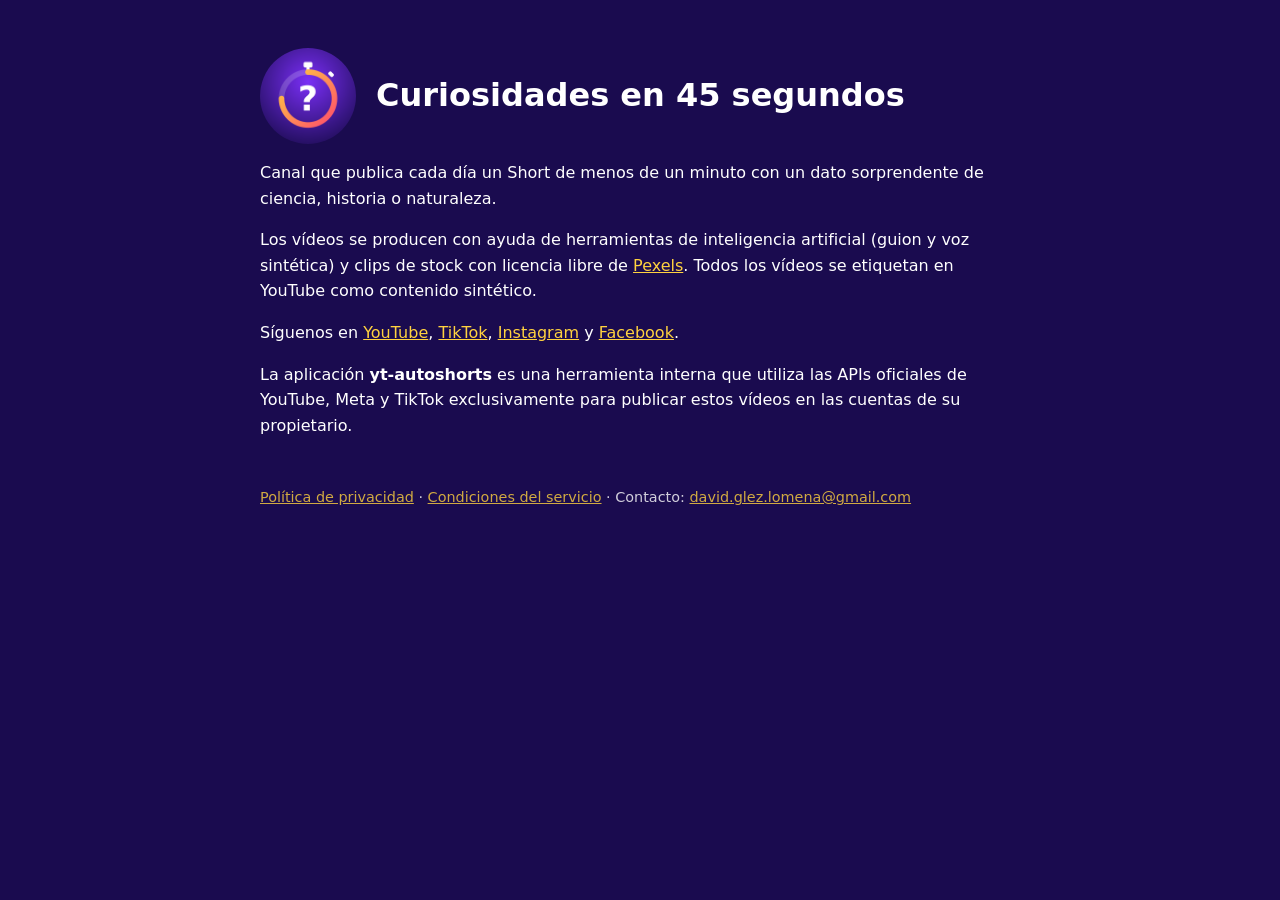
<file: index.html>
<!doctype html>
<html lang="es">
<head><meta charset="utf-8"><meta name="viewport" content="width=device-width,initial-scale=1">
<title>Curiosidades en 45 segundos</title><link rel="stylesheet" href="style.css"></head>
<body><main>
<header><img src="logo.png" alt="Logo de Curiosidades en 45 segundos"><h1>Curiosidades en 45 segundos</h1></header>
<p>Canal que publica cada día un Short de menos de un minuto con un dato sorprendente de ciencia, historia o naturaleza.</p>
<p>Los vídeos se producen con ayuda de herramientas de inteligencia artificial (guion y voz sintética) y clips de stock con licencia libre de <a href="https://www.pexels.com">Pexels</a>. Todos los vídeos se etiquetan en YouTube como contenido sintético.</p>
<p>Síguenos en <a href="https://www.youtube.com/@Curiosidadesen45s">YouTube</a>, <a href="https://www.tiktok.com/@curiosidadesen45segundos">TikTok</a>, <a href="https://www.instagram.com/curiosidadesen45segundos/">Instagram</a> y <a href="https://www.facebook.com/profile.php?id=61595238775028">Facebook</a>.</p>
<p>La aplicación <strong>yt-autoshorts</strong> es una herramienta interna que utiliza las APIs oficiales de YouTube, Meta y TikTok exclusivamente para publicar estos vídeos en las cuentas de su propietario.</p>
<footer><a href="privacy.html">Política de privacidad</a> · <a href="terms.html">Condiciones del servicio</a> · Contacto: <a href="mailto:david.glez.lomena@gmail.com">david.glez.lomena@gmail.com</a></footer>
</main></body></html>
</file>
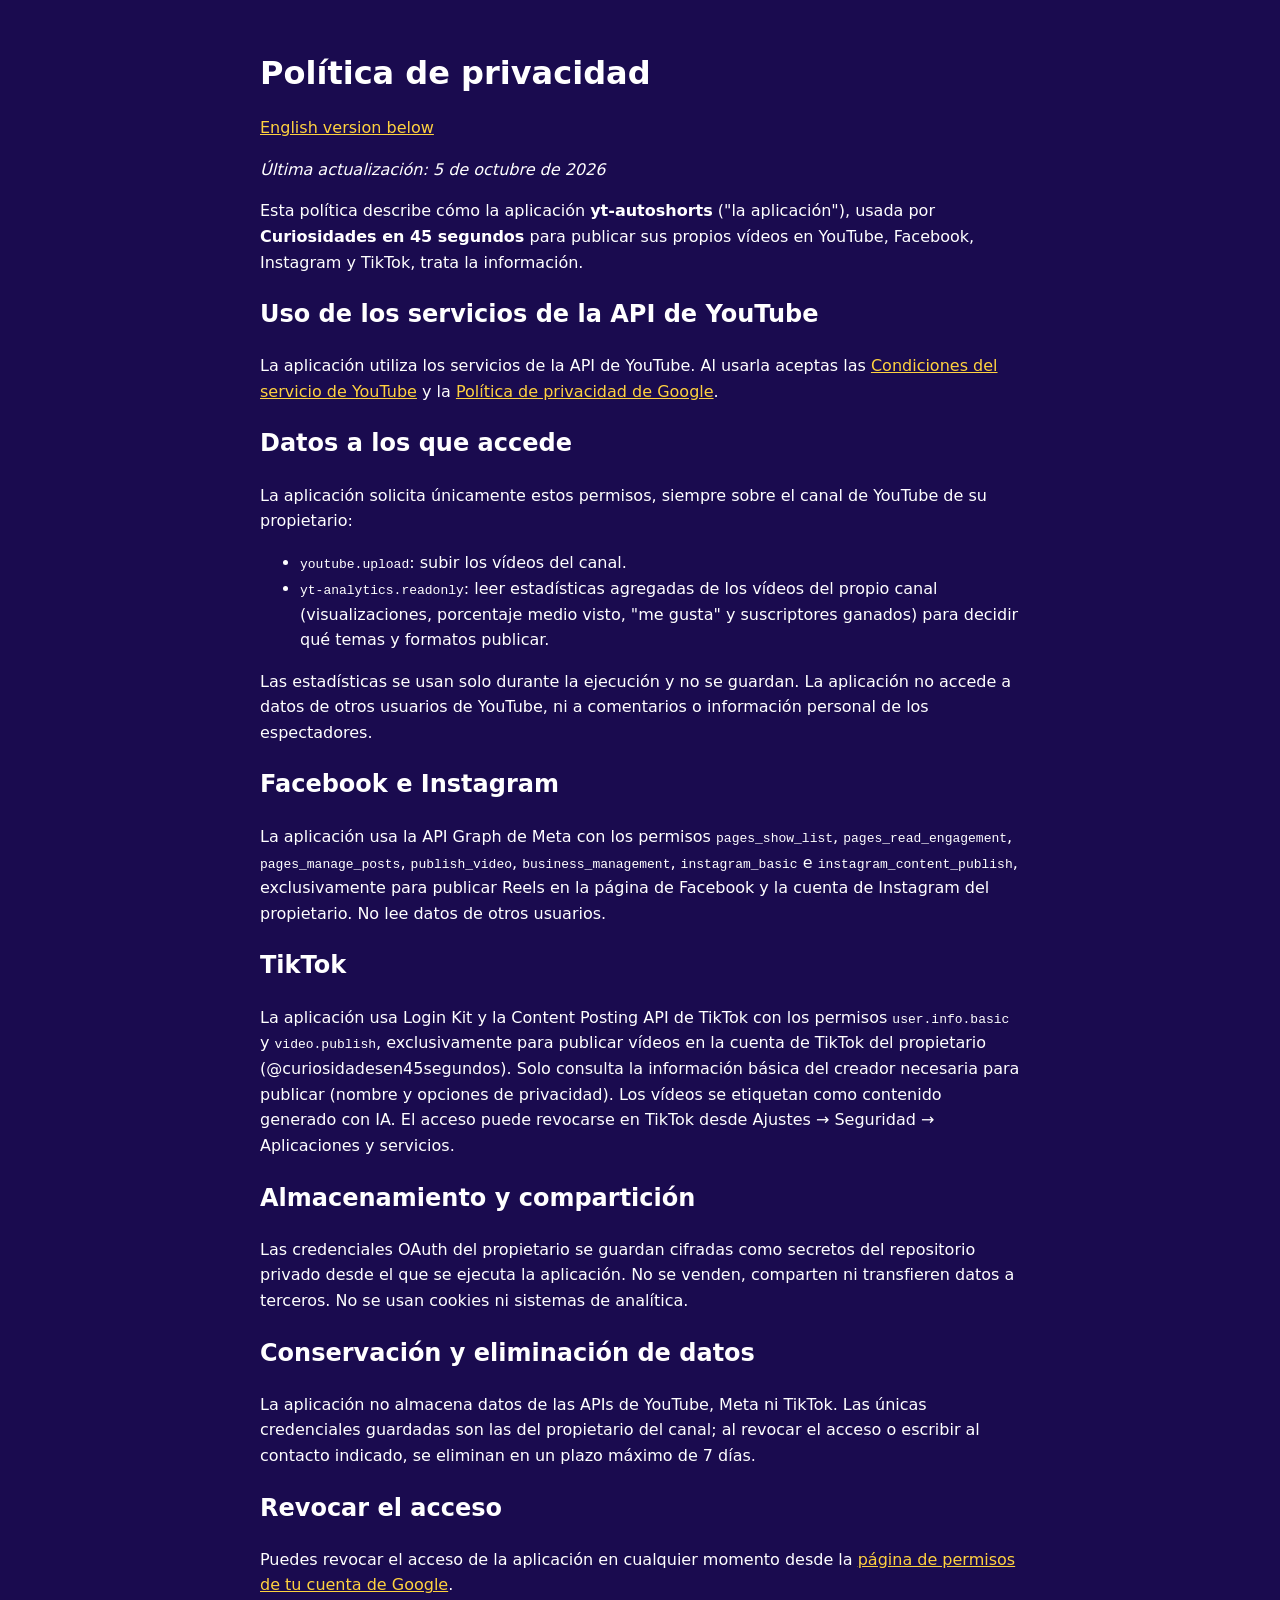
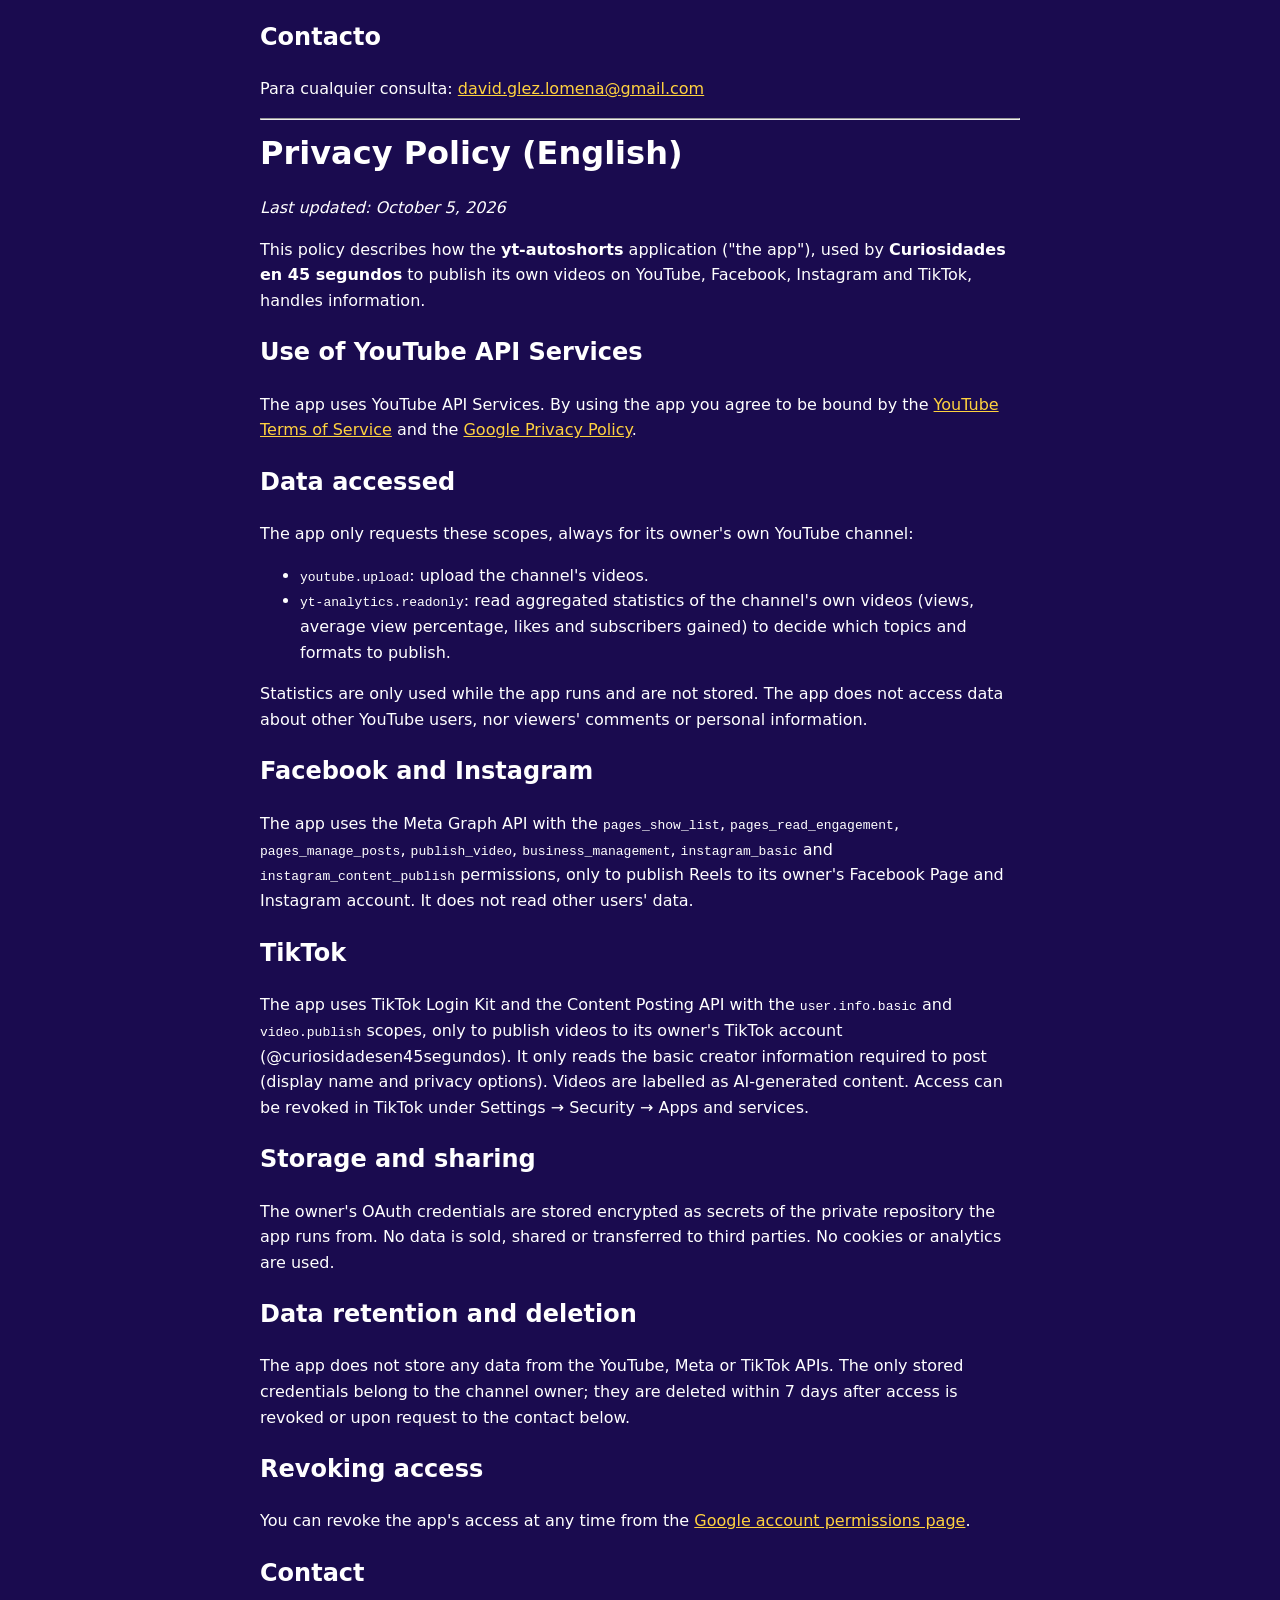
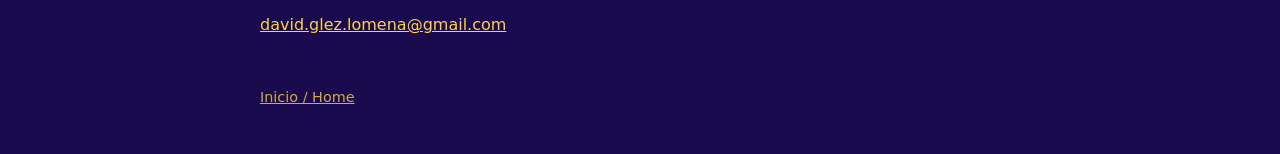
<file: privacy.html>
<!doctype html>
<html lang="es">
<head><meta charset="utf-8"><meta name="viewport" content="width=device-width,initial-scale=1">
<title>Política de privacidad · Curiosidades en 45 segundos</title><link rel="stylesheet" href="style.css"></head>
<body><main>
<h1>Política de privacidad</h1>
<p><a href="#en">English version below</a></p>
<p><em>Última actualización: 5 de octubre de 2026</em></p>
<p>Esta política describe cómo la aplicación <strong>yt-autoshorts</strong> ("la aplicación"), usada por <strong>Curiosidades en 45 segundos</strong> para publicar sus propios vídeos en YouTube, Facebook, Instagram y TikTok, trata la información.</p>
<h2>Uso de los servicios de la API de YouTube</h2>
<p>La aplicación utiliza los servicios de la API de YouTube. Al usarla aceptas las <a href="https://www.youtube.com/t/terms">Condiciones del servicio de YouTube</a> y la <a href="https://policies.google.com/privacy">Política de privacidad de Google</a>.</p>
<h2>Datos a los que accede</h2>
<p>La aplicación solicita únicamente estos permisos, siempre sobre el canal de YouTube de su propietario:</p>
<ul>
<li><code>youtube.upload</code>: subir los vídeos del canal.</li>
<li><code>yt-analytics.readonly</code>: leer estadísticas agregadas de los vídeos del propio canal (visualizaciones, porcentaje medio visto, "me gusta" y suscriptores ganados) para decidir qué temas y formatos publicar.</li>
</ul>
<p>Las estadísticas se usan solo durante la ejecución y no se guardan. La aplicación no accede a datos de otros usuarios de YouTube, ni a comentarios o información personal de los espectadores.</p>
<h2>Facebook e Instagram</h2>
<p>La aplicación usa la API Graph de Meta con los permisos <code>pages_show_list</code>, <code>pages_read_engagement</code>, <code>pages_manage_posts</code>, <code>publish_video</code>, <code>business_management</code>, <code>instagram_basic</code> e <code>instagram_content_publish</code>, exclusivamente para publicar Reels en la página de Facebook y la cuenta de Instagram del propietario. No lee datos de otros usuarios.</p>
<h2>TikTok</h2>
<p>La aplicación usa Login Kit y la Content Posting API de TikTok con los permisos <code>user.info.basic</code> y <code>video.publish</code>, exclusivamente para publicar vídeos en la cuenta de TikTok del propietario (@curiosidadesen45segundos). Solo consulta la información básica del creador necesaria para publicar (nombre y opciones de privacidad). Los vídeos se etiquetan como contenido generado con IA. El acceso puede revocarse en TikTok desde Ajustes → Seguridad → Aplicaciones y servicios.</p>
<h2>Almacenamiento y compartición</h2>
<p>Las credenciales OAuth del propietario se guardan cifradas como secretos del repositorio privado desde el que se ejecuta la aplicación. No se venden, comparten ni transfieren datos a terceros. No se usan cookies ni sistemas de analítica.</p>
<h2>Conservación y eliminación de datos</h2>
<p>La aplicación no almacena datos de las APIs de YouTube, Meta ni TikTok. Las únicas credenciales guardadas son las del propietario del canal; al revocar el acceso o escribir al contacto indicado, se eliminan en un plazo máximo de 7 días.</p>
<h2>Revocar el acceso</h2>
<p>Puedes revocar el acceso de la aplicación en cualquier momento desde la <a href="https://myaccount.google.com/permissions">página de permisos de tu cuenta de Google</a>.</p>
<h2>Contacto</h2>
<p>Para cualquier consulta: <a href="mailto:david.glez.lomena@gmail.com">david.glez.lomena@gmail.com</a></p>
<hr>
<h1 id="en">Privacy Policy (English)</h1>
<p><em>Last updated: October 5, 2026</em></p>
<p>This policy describes how the <strong>yt-autoshorts</strong> application ("the app"), used by <strong>Curiosidades en 45 segundos</strong> to publish its own videos on YouTube, Facebook, Instagram and TikTok, handles information.</p>
<h2>Use of YouTube API Services</h2>
<p>The app uses YouTube API Services. By using the app you agree to be bound by the <a href="https://www.youtube.com/t/terms">YouTube Terms of Service</a> and the <a href="https://policies.google.com/privacy">Google Privacy Policy</a>.</p>
<h2>Data accessed</h2>
<p>The app only requests these scopes, always for its owner's own YouTube channel:</p>
<ul>
<li><code>youtube.upload</code>: upload the channel's videos.</li>
<li><code>yt-analytics.readonly</code>: read aggregated statistics of the channel's own videos (views, average view percentage, likes and subscribers gained) to decide which topics and formats to publish.</li>
</ul>
<p>Statistics are only used while the app runs and are not stored. The app does not access data about other YouTube users, nor viewers' comments or personal information.</p>
<h2>Facebook and Instagram</h2>
<p>The app uses the Meta Graph API with the <code>pages_show_list</code>, <code>pages_read_engagement</code>, <code>pages_manage_posts</code>, <code>publish_video</code>, <code>business_management</code>, <code>instagram_basic</code> and <code>instagram_content_publish</code> permissions, only to publish Reels to its owner's Facebook Page and Instagram account. It does not read other users' data.</p>
<h2>TikTok</h2>
<p>The app uses TikTok Login Kit and the Content Posting API with the <code>user.info.basic</code> and <code>video.publish</code> scopes, only to publish videos to its owner's TikTok account (@curiosidadesen45segundos). It only reads the basic creator information required to post (display name and privacy options). Videos are labelled as AI-generated content. Access can be revoked in TikTok under Settings → Security → Apps and services.</p>
<h2>Storage and sharing</h2>
<p>The owner's OAuth credentials are stored encrypted as secrets of the private repository the app runs from. No data is sold, shared or transferred to third parties. No cookies or analytics are used.</p>
<h2>Data retention and deletion</h2>
<p>The app does not store any data from the YouTube, Meta or TikTok APIs. The only stored credentials belong to the channel owner; they are deleted within 7 days after access is revoked or upon request to the contact below.</p>
<h2>Revoking access</h2>
<p>You can revoke the app's access at any time from the <a href="https://myaccount.google.com/permissions">Google account permissions page</a>.</p>
<h2>Contact</h2>
<p><a href="mailto:david.glez.lomena@gmail.com">david.glez.lomena@gmail.com</a></p>
<footer><a href="index.html">Inicio / Home</a></footer>
</main></body></html>
</file>
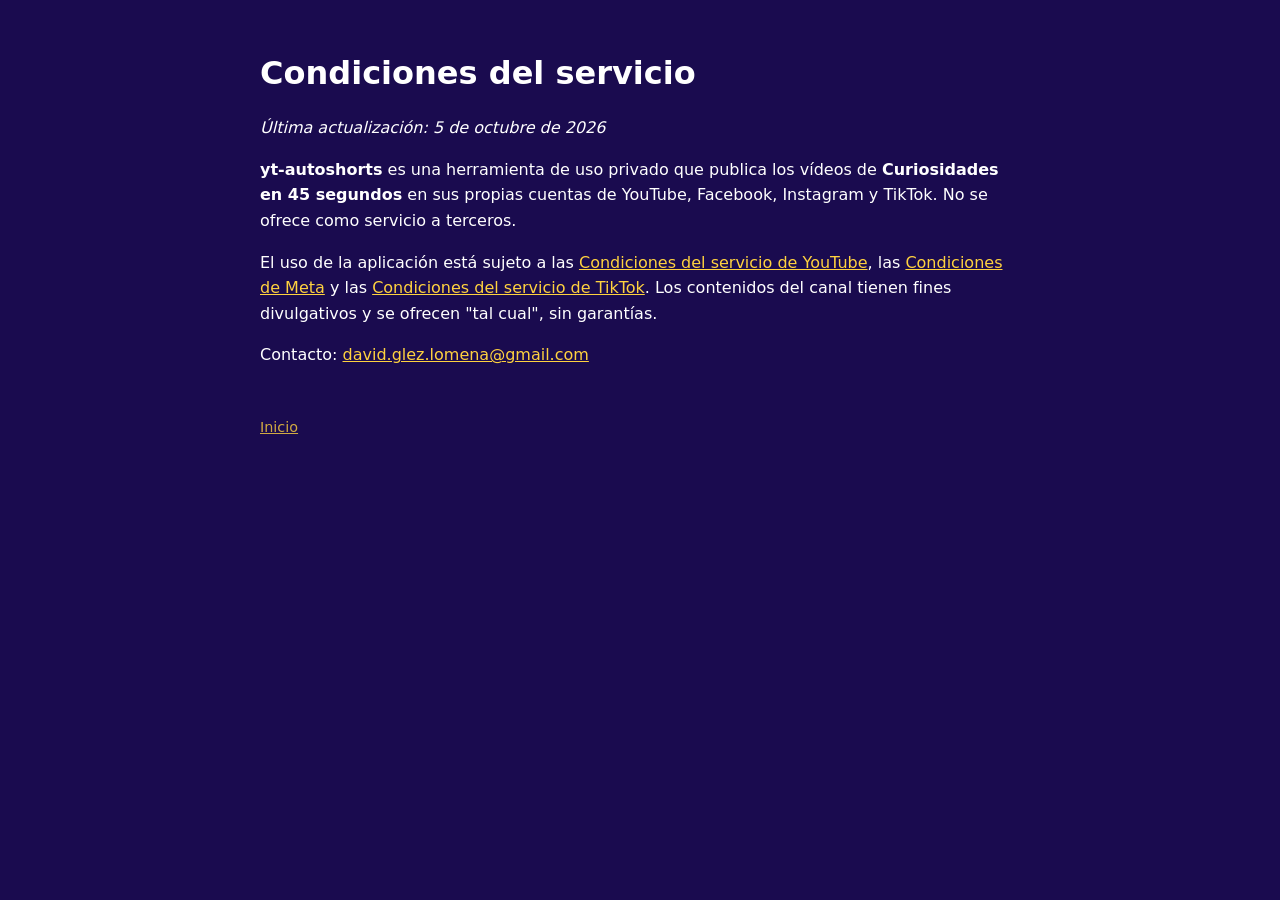
<file: terms.html>
<!doctype html>
<html lang="es">
<head><meta charset="utf-8"><meta name="viewport" content="width=device-width,initial-scale=1">
<title>Condiciones del servicio · Curiosidades en 45 segundos</title><link rel="stylesheet" href="style.css"></head>
<body><main>
<h1>Condiciones del servicio</h1>
<p><em>Última actualización: 5 de octubre de 2026</em></p>
<p><strong>yt-autoshorts</strong> es una herramienta de uso privado que publica los vídeos de <strong>Curiosidades en 45 segundos</strong> en sus propias cuentas de YouTube, Facebook, Instagram y TikTok. No se ofrece como servicio a terceros.</p>
<p>El uso de la aplicación está sujeto a las <a href="https://www.youtube.com/t/terms">Condiciones del servicio de YouTube</a>, las <a href="https://www.facebook.com/terms">Condiciones de Meta</a> y las <a href="https://www.tiktok.com/legal/terms-of-service">Condiciones del servicio de TikTok</a>. Los contenidos del canal tienen fines divulgativos y se ofrecen "tal cual", sin garantías.</p>
<p>Contacto: <a href="mailto:david.glez.lomena@gmail.com">david.glez.lomena@gmail.com</a></p>
<footer><a href="index.html">Inicio</a></footer>
</main></body></html>
</file>
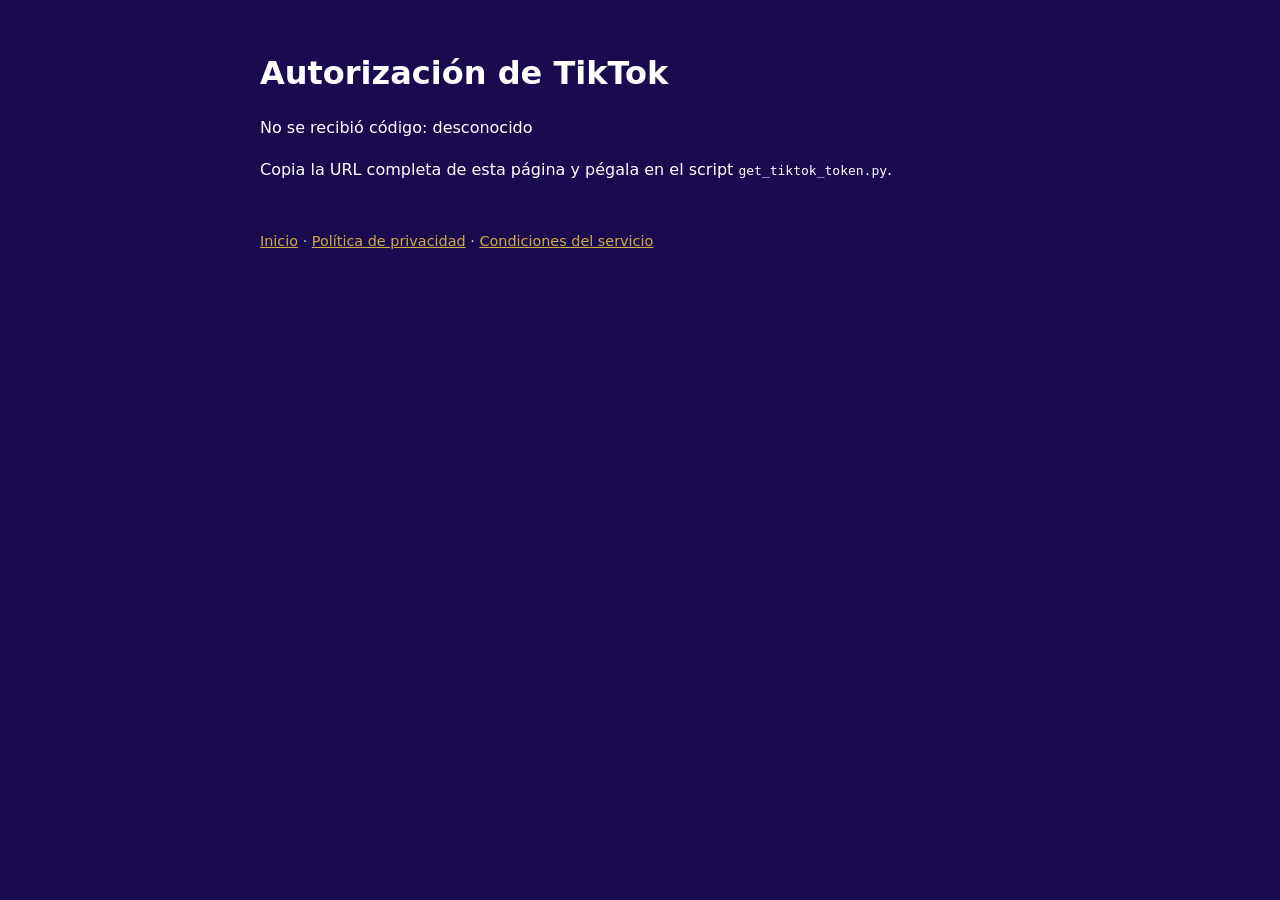
<file: tiktok-callback.html>
<!doctype html>
<html lang="es">
<head><meta charset="utf-8"><meta name="viewport" content="width=device-width,initial-scale=1">
<title>Autorización de TikTok · Curiosidades en 45 segundos</title><link rel="stylesheet" href="style.css"></head>
<body><main>
<h1>Autorización de TikTok</h1>
<p id="status">Procesando…</p>
<p>Copia la URL completa de esta página y pégala en el script <code>get_tiktok_token.py</code>.</p>
<footer><a href="index.html">Inicio</a> · <a href="privacy.html">Política de privacidad</a> · <a href="terms.html">Condiciones del servicio</a></footer>
</main>
<script>
const params = new URLSearchParams(location.search);
document.getElementById('status').textContent = params.get('code')
  ? 'Autorización concedida.'
  : 'No se recibió código: ' + (params.get('error_description') || params.get('error') || 'desconocido');
</script>
</body></html>
</file>
<file: style.css>
body{margin:0;font-family:system-ui,-apple-system,Segoe UI,Roboto,sans-serif;background:#1A0B4F;color:#fff;line-height:1.6}
main{max-width:760px;margin:0 auto;padding:48px 24px}
header{display:flex;align-items:center;gap:20px}
header img{width:96px;height:96px;border-radius:50%}
h1{margin:0;font-size:2rem}
a{color:#FFD23F}
footer{margin-top:48px;font-size:.9rem;opacity:.8}
</file>
